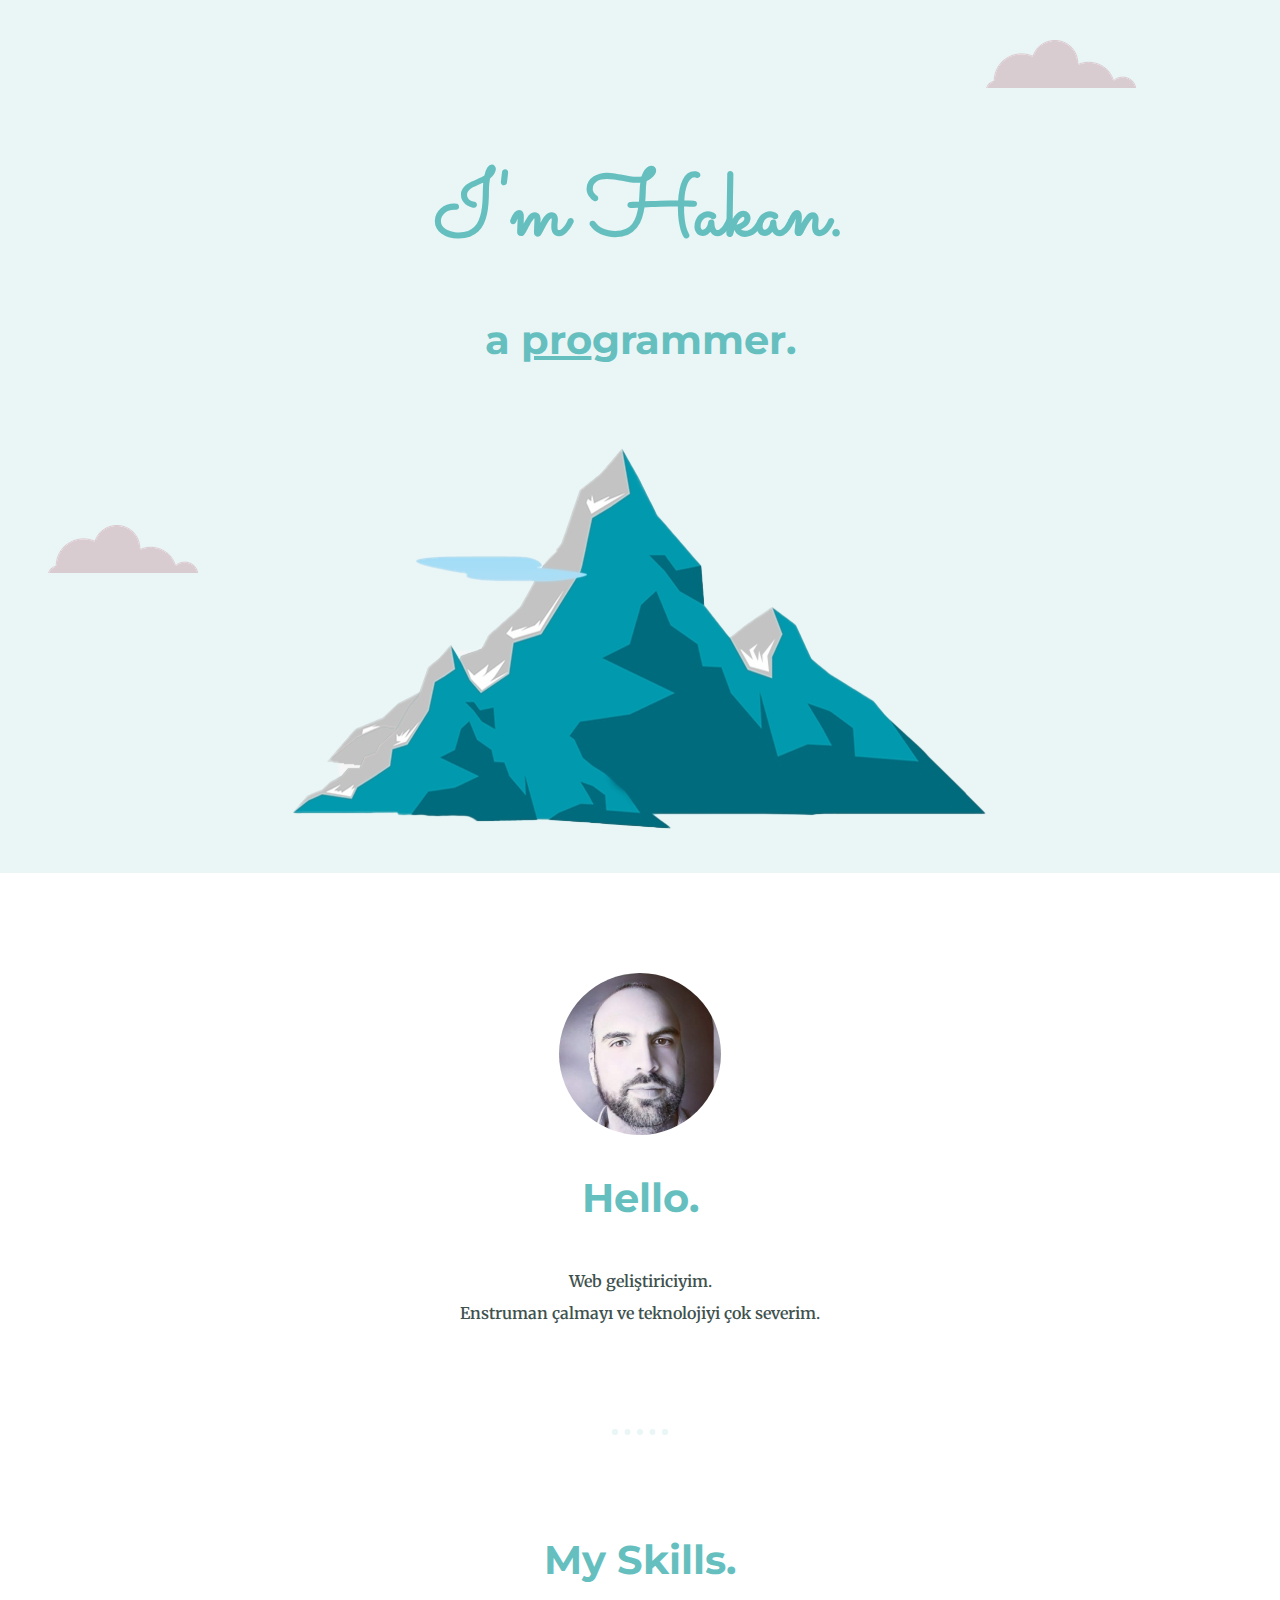
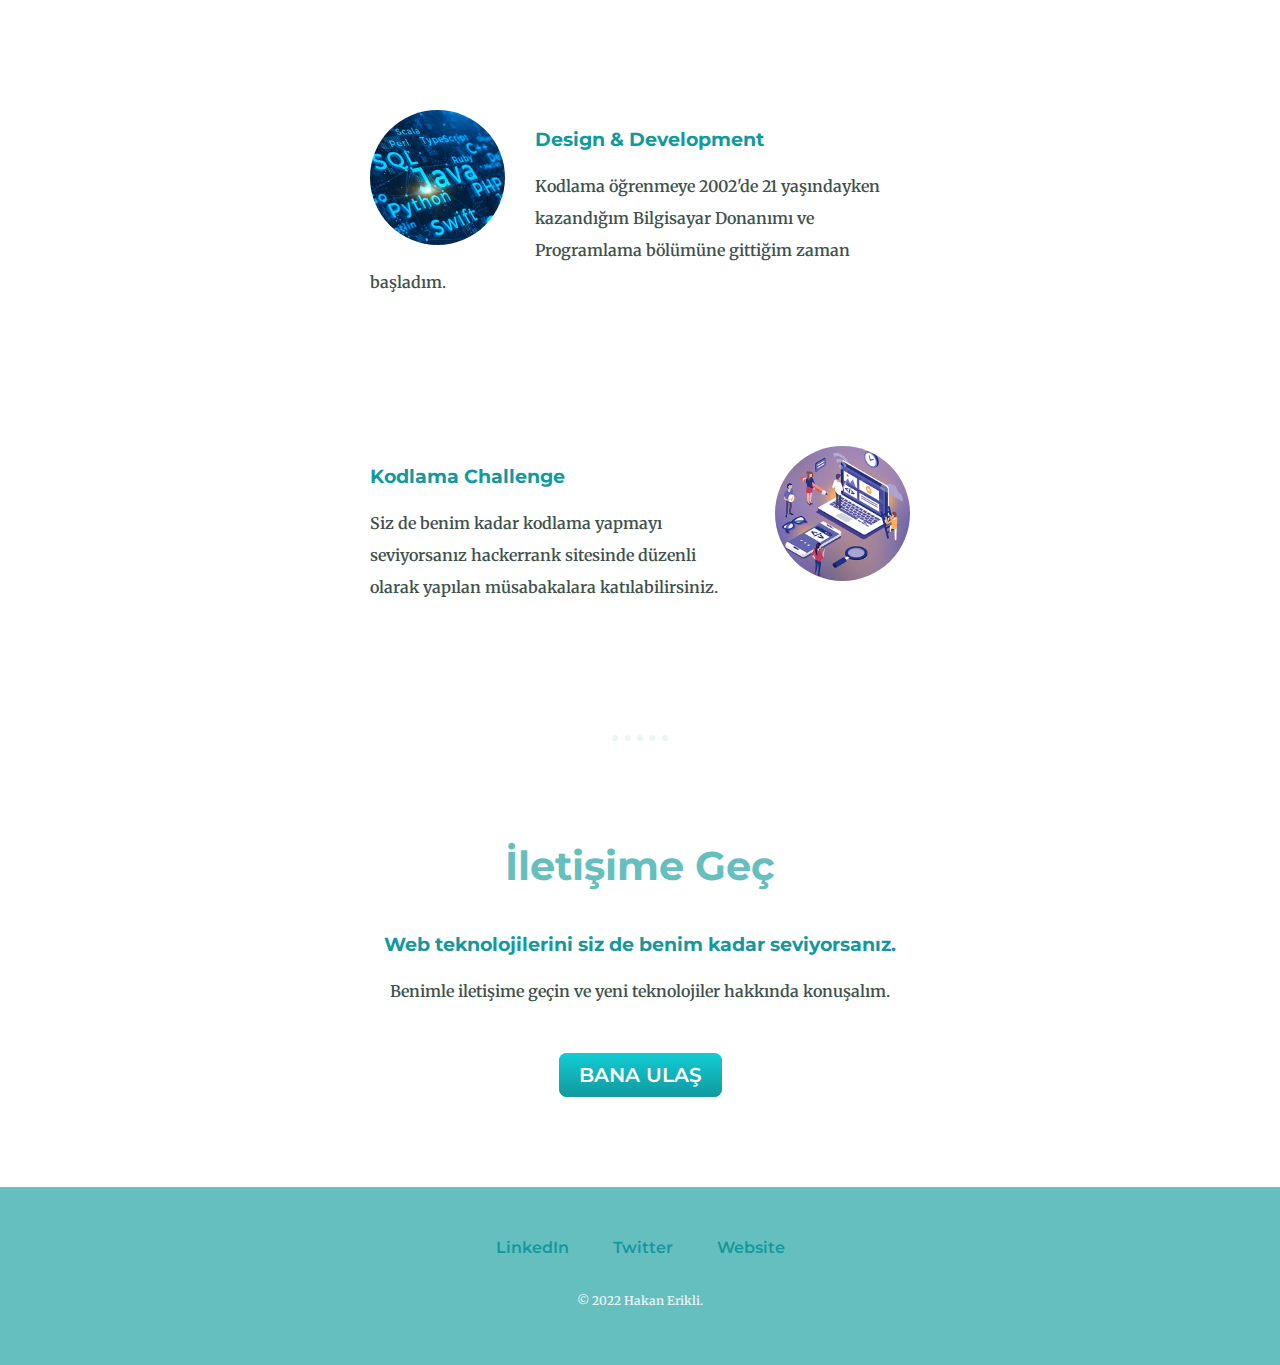
<file: index.html>
<!DOCTYPE html>
<html lang="en">

  <head>
    <meta charset="UTF-8">
    <meta http-equiv="X-UA-Compatible" content="IE=edge">
    <meta name="viewport" content="width=device-width, initial-scale=1.0">
    <title>Hakan Erikli</title>
    <link rel="stylesheet" href="Css/styles.css">
    <link rel="icon" href="favicon.ico">
    <link rel="preconnect" href="https://fonts.googleapis.com">
    <link rel="preconnect" href="https://fonts.gstatic.com" crossorigin>
    <link href="https://fonts.googleapis.com/css2?family=Merriweather&family=Montserrat&family=Sacramento&display=swap"
      rel="stylesheet">
  </head>

  <body>
    <div class="top-container">
      <img class="top-cloud" src="image/cloud.png" alt="cloud-img">
      <h1>I'm Hakan.</h1>
      <h2>a <span class="pro">pro</span>grammer.</h2>
      <img class="bottom-cloud" src="image/cloud.png" alt="cloud-img">
      <img src="image/mountain.png" alt="mountain-img">
    </div>
    <div class="middle-container">
      <div class="profile">
        <img class="round img-me" src="image/me.jpg" alt="">
        <h2>Hello.</h2>
        <p class="my-profile">Web geliştiriciyim. <br> Enstruman çalmayı ve teknolojiyi çok severim.</p>
      </div>
      <hr>
      <div class="skills">
        <h2>My Skills.</h2>
        <div class="skill-row">
          <img class="round code-img" src="image/programming.jpg" alt="">
          <h3>Design & Development</h3>
          <p class="code-skill-description">Kodlama öğrenmeye 2002'de 21 yaşındayken kazandığım Bilgisayar Donanımı ve Programlama bölümüne gittiğim zaman başladım. </p>
        </div>
        <div class="skill-row">
          <img class="round web-img" src="image/web.jpg" alt="">
          <h3>Kodlama Challenge</h3>
          <p class="web-skill-description">Siz de benim kadar kodlama yapmayı seviyorsanız hackerrank sitesinde düzenli olarak yapılan müsabakalara katılabilirsiniz.</p>
        </div>
      </div>
      <hr>
      <div class="contact-me">
        <h2>İletişime Geç</h2>
        <h3>Web teknolojilerini siz de benim kadar seviyorsanız.</h3>
        <p>Benimle iletişime geçin ve yeni teknolojiler hakkında konuşalım.</p><br><br>
        <a class="btn" href="mailto:hakanerikli@gmail.com">BANA ULAŞ</a>
      </div>
    </div>


    <div class="bottom-container">
      <a class="footer-link" href="https://www.linkedin.com/">LinkedIn</a>
      <a class="footer-link" href="https://twitter.com/clauseover">Twitter</a>
      <a class="footer-link" href="https://www.appbrewery.co/">Website</a>
      <p class="copyright">© 2022 Hakan Erikli.</p>
    </div>

  </body>

</html>
</file>
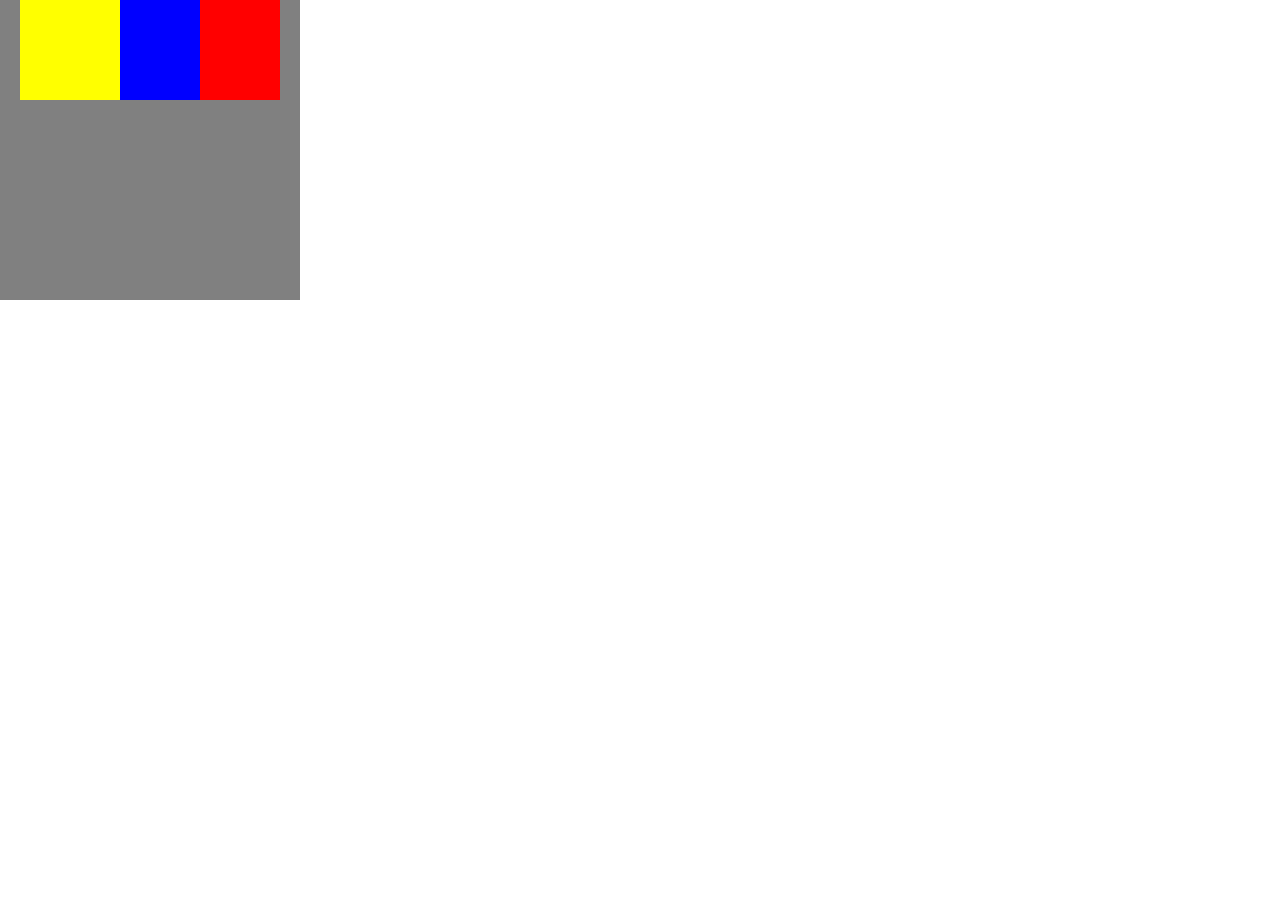
<file: Challenge.html>
<!DOCTYPE html>
<html lang="en">

    <head>
        <meta charset="UTF-8">
        <meta http-equiv="X-UA-Compatible" content="IE=edge">
        <meta name="viewport" content="width=device-width, initial-scale=1.0">
        <title>Hakan Erikli</title>
        <link rel="stylesheet" href="Css/styles-challenge.css">
        <link rel="icon" href="favicon.ico">
    </head>

    <body>
        <div class="container">
            <div class="red">
            </div>
        </div>
        <div class="blue">
        </div>
        <div class="yellow">

        </div>
    </body>

</html>
</file>
<file: Css/styles.css>
body {
    margin: 0;
    text-align: center;
    font-family: 'Merriweather', serif;
    box-sizing: border-box;
    font-weight: 600;
    color: #40514E;

}

h1 {
    margin: 50px auto 0 auto;
    padding: 0;
    font-family: 'Sacramento', cursive;
    font-size: 5.625rem;
    color: #66BFBF;

}

h2 {
    font-family: 'Montserrat', sans-serif;
    font-size: 2.5rem;
    color: #66BFBF;
    font-weight: bold;
    padding-bottom: 10px;
}

h3 {
    font-family: 'Montserrat', sans-serif;
    color: #11999E;
    font-weight: bold
}

p {
    line-height: 2;
}

hr {
   border: dotted #eaf6f6 6px; 
   border-bottom: none;
   width: 4%;
   margin: 6.25rem auto;

}

.round {
    border: solid 0;
    border-radius: 50%;
}

.code-img {
    width: 25%;
    float: left;
    margin-right: 30px;
}

.web-img {
    width: 25%;
    float: right;
    margin-left: 30px;
}

.img-me {
    width: 15%;
}

a {
    color: #11999E;
    font-family: 'Montserrat', sans-serif;
    margin: 10px 20px;
    text-decoration: none;
}

a:hover {
    color: #EAF6F6;
}
.my-profile {
    color: #40514E;

}


.top-container {
    background-color: #EAF6F6;
    position: relative;
    padding-top: 100px;
}

.middle-container {
    margin: 100px;
}

.bottom-container {
    background-color: #66BFBF;
    /* height: 150px; */
    padding: 50px 0 20px 0;
}

.footer-link {

    color: #11999E;
}

.copyright {
    color: #EAF6F6;
    font-size: 0.75rem;
    padding: 20px 0;
}

.skill-row {
    width: 50%;
    margin: 100px auto 100px auto;
    padding: 1rem;
    text-align: left;
}



.pro {
    text-decoration: underline;
}

.top-cloud {
    position: absolute;
    right: 9rem;
    top: 40px
}

.bottom-cloud {
    position: absolute;
    left: 3rem;
    bottom: 300px;

}

.btn {
    background: #11cdd4;
    background-image: -webkit-linear-gradient(top, #11cdd4, #11999e);
    background-image: -moz-linear-gradient(top, #11cdd4, #11999e);
    background-image: -ms-linear-gradient(top, #11cdd4, #11999e);
    background-image: -o-linear-gradient(top, #11cdd4, #11999e);
    background-image: linear-gradient(to bottom, #11cdd4, #11999e);
    -webkit-border-radius: 8;
    -moz-border-radius: 8;
    border-radius: 8px;
    font-family: 'Montserrat', sans-serif;
    color: #ffffff;
    font-size: 20px;
    padding: 10px 20px 10px 20px;
    text-decoration: none;
}

.btn:hover {
    background: #30e3cb;
    background-image: -webkit-linear-gradient(top, #30e3cb, #2bc4ad);
    background-image: -moz-linear-gradient(top, #30e3cb, #2bc4ad);
    background-image: -ms-linear-gradient(top, #30e3cb, #2bc4ad);
    background-image: -o-linear-gradient(top, #30e3cb, #2bc4ad);
    background-image: linear-gradient(to bottom, #30e3cb, #2bc4ad);
    text-decoration: none;
}
</file>
<file: Css/styles-challenge.css>
body {
    margin: 0;
    padding: 0;
    text-align: center;
}
div {
    background-color: #F6F6C9;
}

.container{
    background-color: grey;
    position: relative;
    height: 300px;
    width: 300px;

}
.red {
    background-color: red;
    height: 100px;
    width: 100px;
    position: absolute;
    right:20px;

}

.blue {
    height: 100px;
    width: 100px;
    background-color: blue;
    position: absolute;
    left:100px;
    top: 0;

}

.yellow {
    height: 100px;
    width: 100px;
    background-color: yellow;
    position: absolute;
    left: 20px;
    top: 0;
}
</file>
